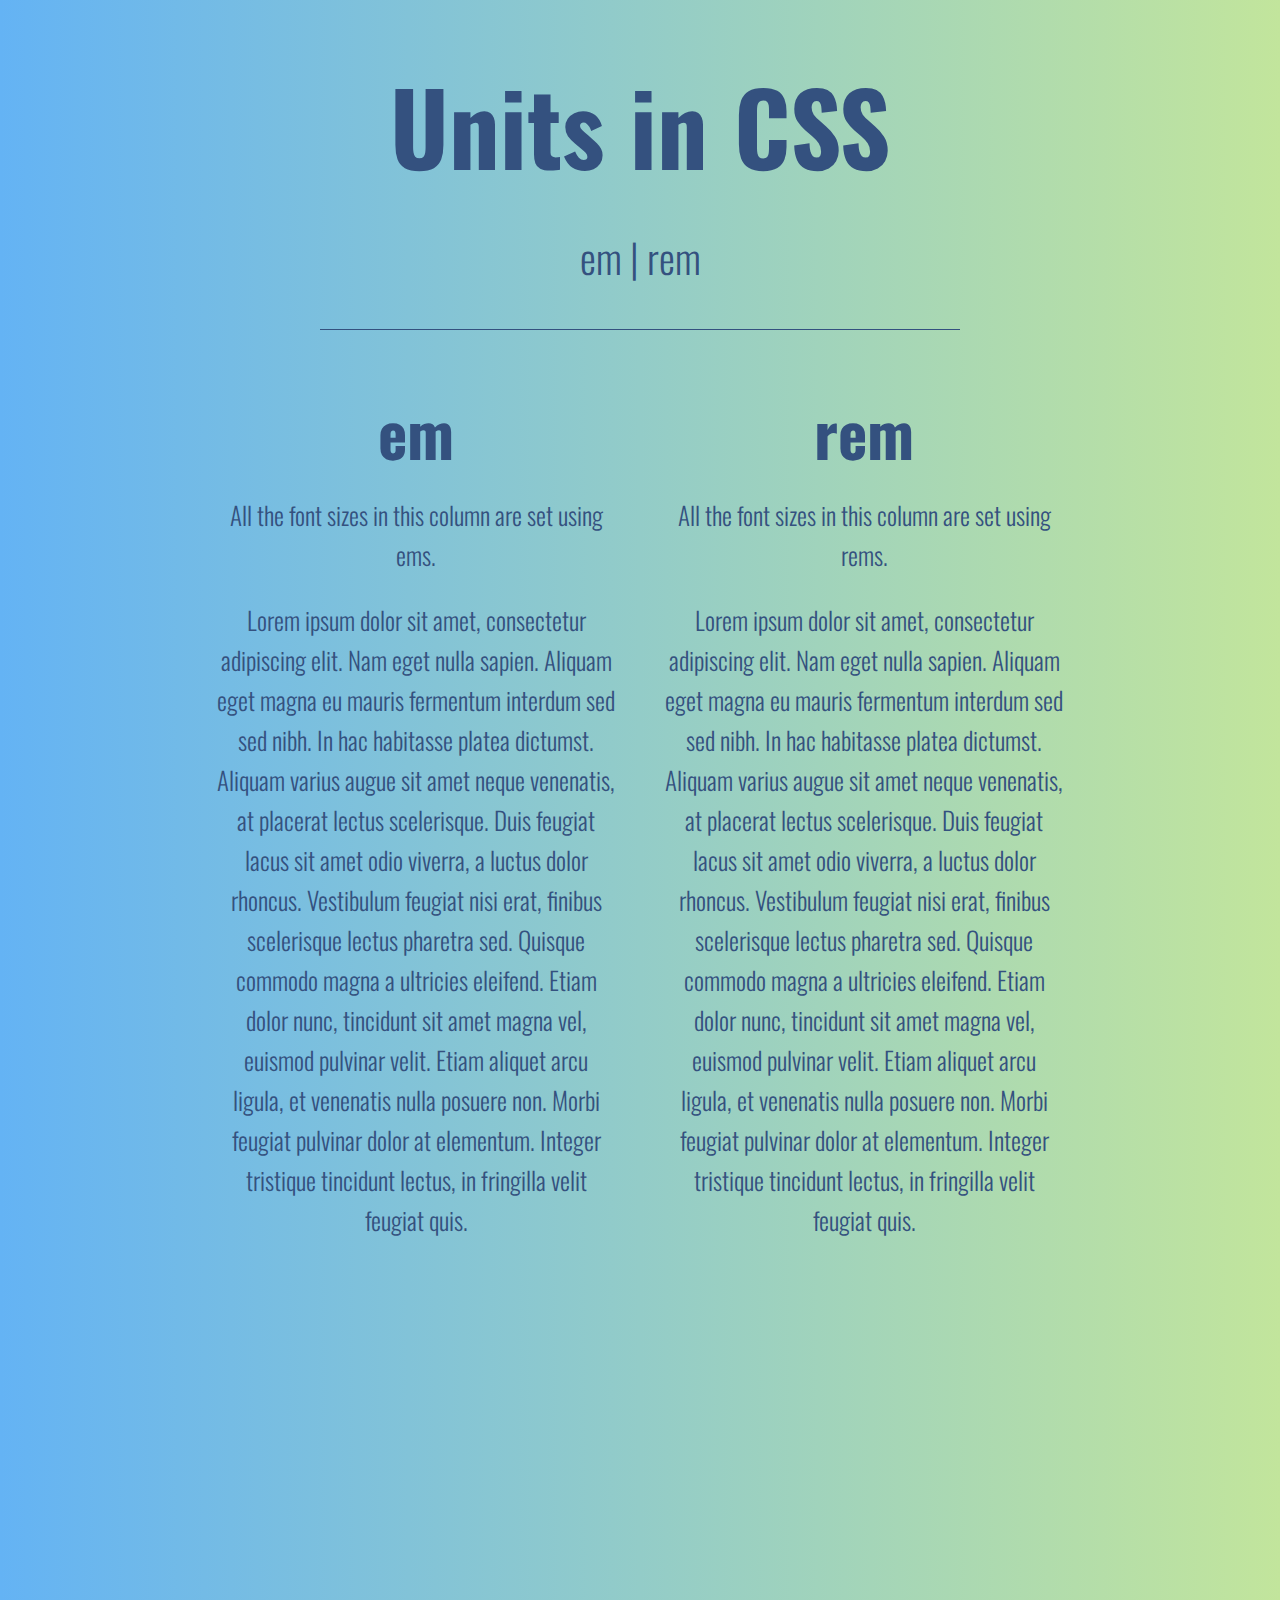
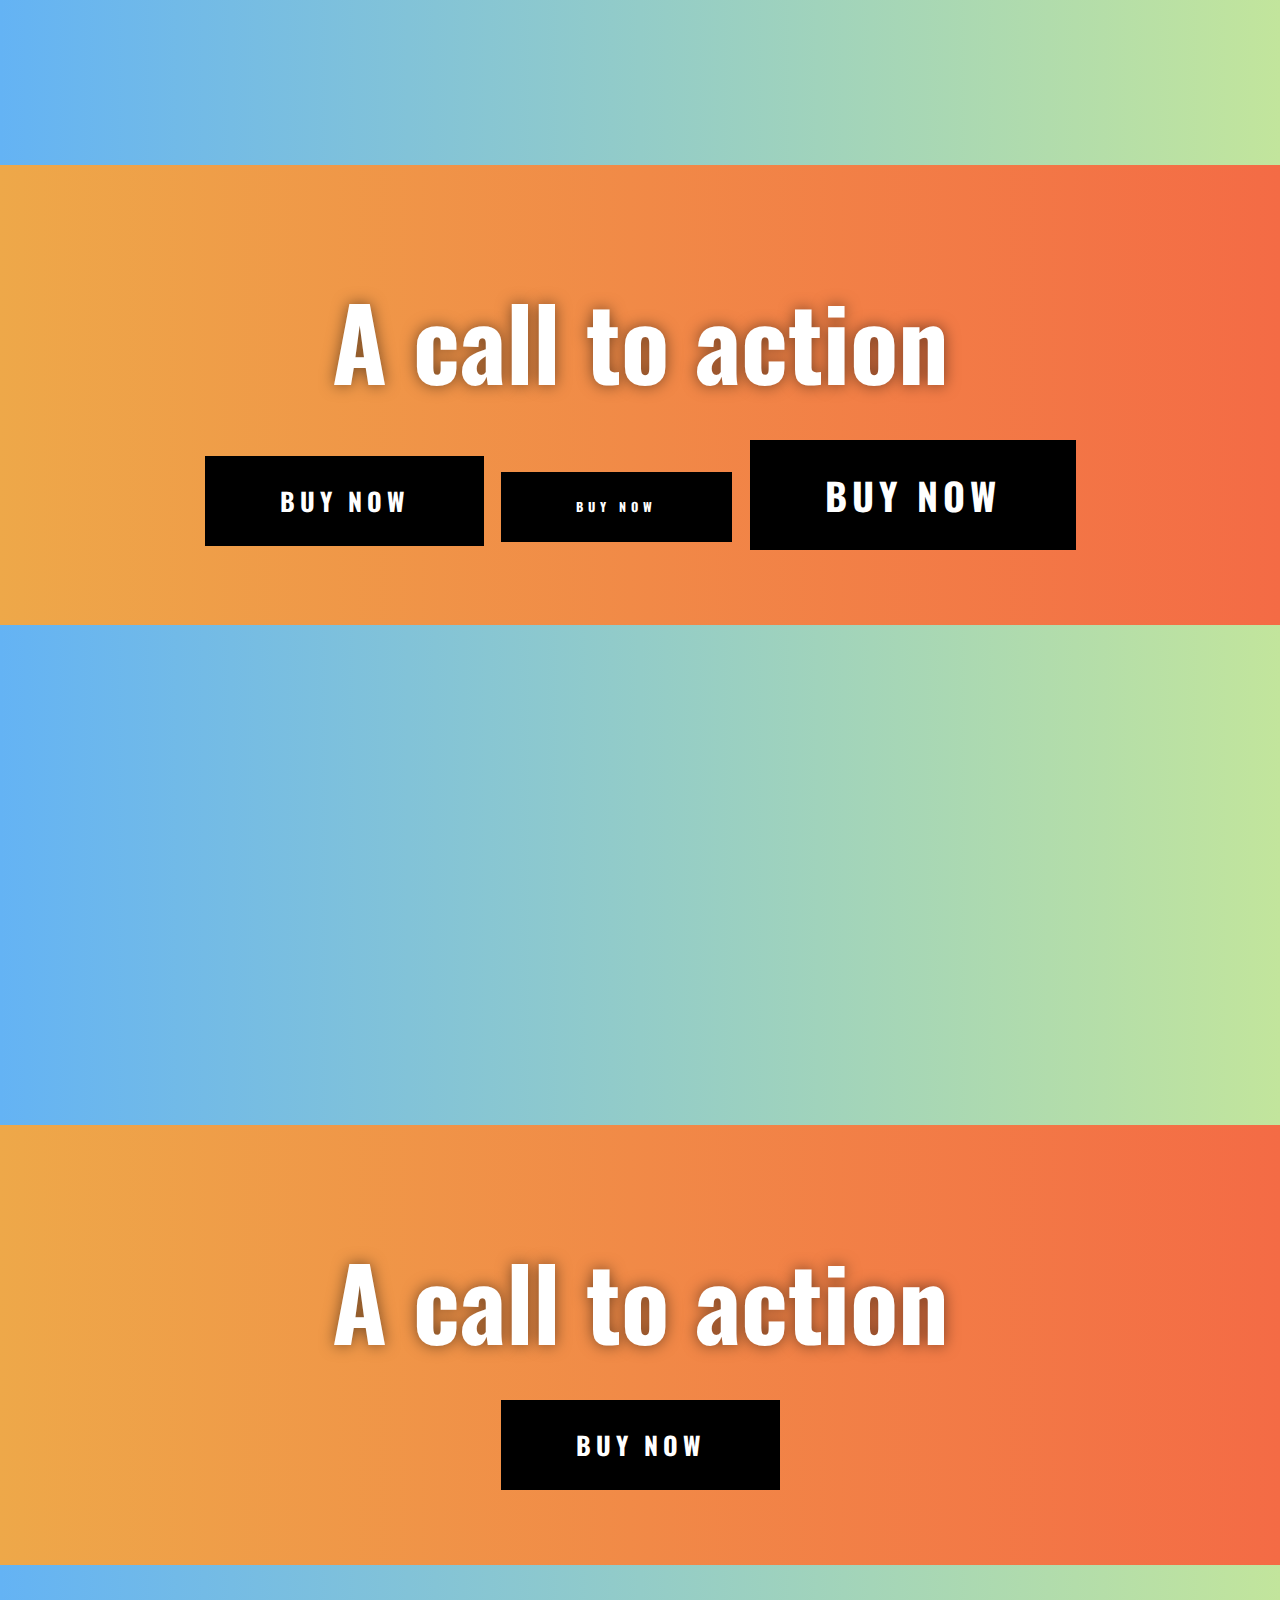
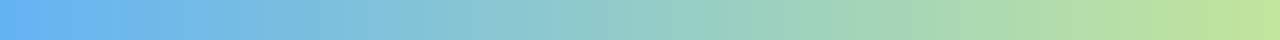
<file: conquering_responsive_layouts/day_2_relative_units/index.html>
<!DOCTYPE html>
<html lang="en">
<head>
    <meta charset="UTF-8">
    <meta name="viewport" content="width=device-width, initial-scale=1.0">
    <title>Document</title>
    <link rel="stylesheet" href="style.css">
</head>
<body>
    <h1>Units in CSS</h1>
    <p class="subhead">em | rem</p>

    <div class="grid">

        <div class="col col--em">
            <h1>em</h1>
            <p>All the font sizes in this column are set using ems.</p>
            <p>Lorem ipsum dolor sit amet, consectetur adipiscing elit. Nam eget nulla sapien. Aliquam eget magna eu mauris
                fermentum interdum sed sed nibh. In hac habitasse platea dictumst. Aliquam varius augue sit amet neque
                venenatis, at placerat lectus scelerisque. Duis feugiat lacus sit amet odio viverra, a luctus dolor rhoncus.
                Vestibulum feugiat nisi erat, finibus scelerisque lectus pharetra sed. Quisque commodo magna a ultricies
                eleifend. Etiam dolor nunc, tincidunt sit amet magna vel, euismod pulvinar velit. Etiam aliquet arcu ligula,
                et venenatis nulla posuere non. Morbi feugiat pulvinar dolor at elementum. Integer tristique tincidunt
                lectus, in fringilla velit feugiat quis.</p>
        </div>

        <div class="col col--rem">
            <h1>rem</h1>
            <p>All the font sizes in this column are set using rems.</p>
            <p>Lorem ipsum dolor sit amet, consectetur adipiscing elit. Nam eget nulla sapien. Aliquam eget magna eu mauris
                fermentum interdum sed sed nibh. In hac habitasse platea dictumst. Aliquam varius augue sit amet neque
                venenatis, at placerat lectus scelerisque. Duis feugiat lacus sit amet odio viverra, a luctus dolor rhoncus.
                Vestibulum feugiat nisi erat, finibus scelerisque lectus pharetra sed. Quisque commodo magna a ultricies
                eleifend. Etiam dolor nunc, tincidunt sit amet magna vel, euismod pulvinar velit. Etiam aliquet arcu ligula,
                et venenatis nulla posuere non. Morbi feugiat pulvinar dolor at elementum. Integer tristique tincidunt
                lectus, in fringilla velit feugiat quis.</p>
        </div>
    </div>

    <div class="call-to-action">
        <h1>A call to action</h1>
        <a href="" class="btn">Buy now</a>
        <a href="" class="btn btn--small">Buy now</a>
        <a href="" class="btn btn--lrg">Buy now</a>
    </div>

    <div class="call-to-action call-to-action--small">
        <h1>A call to action</h1>
        <a href="" class="btn">Buy now</a>
    </div>
</body>
</html>
</file>
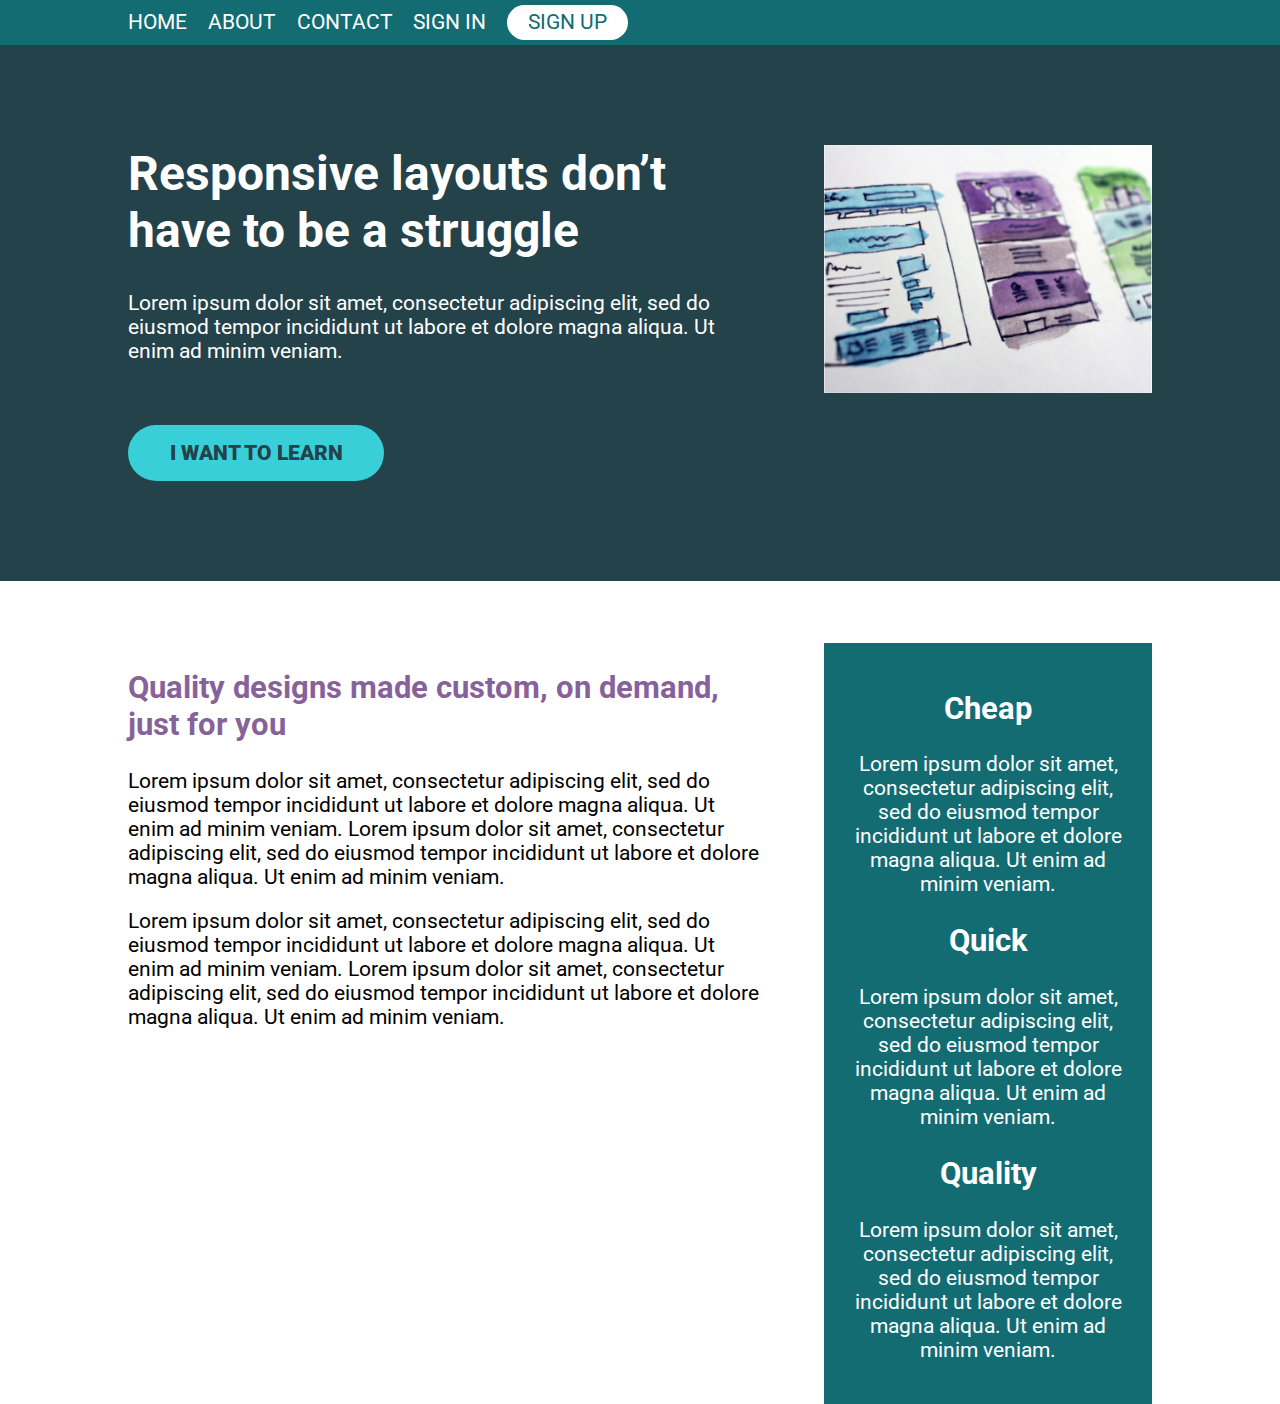
<file: conquering_responsive_layouts/day_11_using_flexbox_for_a_navigation/challenge/index.html>
<!DOCTYPE html>
<html lang="en">
<head>
    <meta charset="UTF-8">
    <meta name="viewport" content="width=device-width, initial-scale=1.0">
    <title>Conquering Responsive Layouts</title>
    <link href="https://fonts.googleapis.com/css2?family=Roboto:wght@400;900&display=swap" rel="stylesheet"> 
    <link rel="stylesheet" href="style.css">
</head>
<body>
    <header>
        <nav class="nav container">
            <ul class="nav__list">
                <li class="nav__item"><a href="#" class="nav__link">Home</a></li>
                <li class="nav__item"><a href="#" class="nav__link">About</a></li>
                <li class="nav__item"><a href="#" class="nav__link">Contact</a></li>
                <li class="nav__item"><a href="#" class="nav__link">Sign In</a></li>
                <li class="nav__item"><a href="#" class="nav__link nav__link--button">Sign up</a></li>
            </ul>
        </nav>
    </header>

    <section class="hero">
        <div class="container row">
            <div class="hero__text">
                <h1>Responsive layouts don’t have to be a struggle</h1>
                <p>Lorem ipsum dolor sit amet, consectetur adipiscing elit, sed do eiusmod tempor incididunt ut labore et dolore magna aliqua. Ut enim ad minim veniam.</p>
                <a href="#" class="btn">I want to learn</a>
            </div>
            <img src="img/hero-img.jpg" alt="UX design sketches" class="hero__img">
        </div>
    </section> 

    <main class="main container row">
            <section class="primary-content">
                <h2 class="section-title">Quality designs made custom, on demand, just for you</h2>
                <p>Lorem ipsum dolor sit amet, consectetur adipiscing elit, sed do eiusmod tempor incididunt ut labore et dolore magna aliqua. Ut enim ad minim veniam. Lorem ipsum dolor sit amet, consectetur adipiscing elit, sed do eiusmod tempor incididunt ut labore et dolore magna aliqua. Ut enim ad minim veniam.</p>
                <p>Lorem ipsum dolor sit amet, consectetur adipiscing elit, sed do eiusmod tempor incididunt ut labore et dolore magna aliqua. Ut enim ad minim veniam. Lorem ipsum dolor sit amet, consectetur adipiscing elit, sed do eiusmod tempor incididunt ut labore et dolore magna aliqua. Ut enim ad minim veniam.</p>
            </section>
            <aside class="sidebar">
                <h2 class="sidebar-title">Cheap</h2>
                <p>Lorem ipsum dolor sit amet, consectetur adipiscing elit, sed do eiusmod tempor incididunt ut labore et dolore magna aliqua. Ut enim ad minim veniam.</p>

                <h2 class="sidebar-title">Quick</h2>
                <p>Lorem ipsum dolor sit amet, consectetur adipiscing elit, sed do eiusmod tempor incididunt ut labore et dolore magna aliqua. Ut enim ad minim veniam.</p>

                <h2 class="sidebar-title">Quality</h2>
                <p>Lorem ipsum dolor sit amet, consectetur adipiscing elit, sed do eiusmod tempor incididunt ut labore et dolore magna aliqua. Ut enim ad minim veniam.</p>
            </aside>
    </main>

    

</body>
</html>
</file>
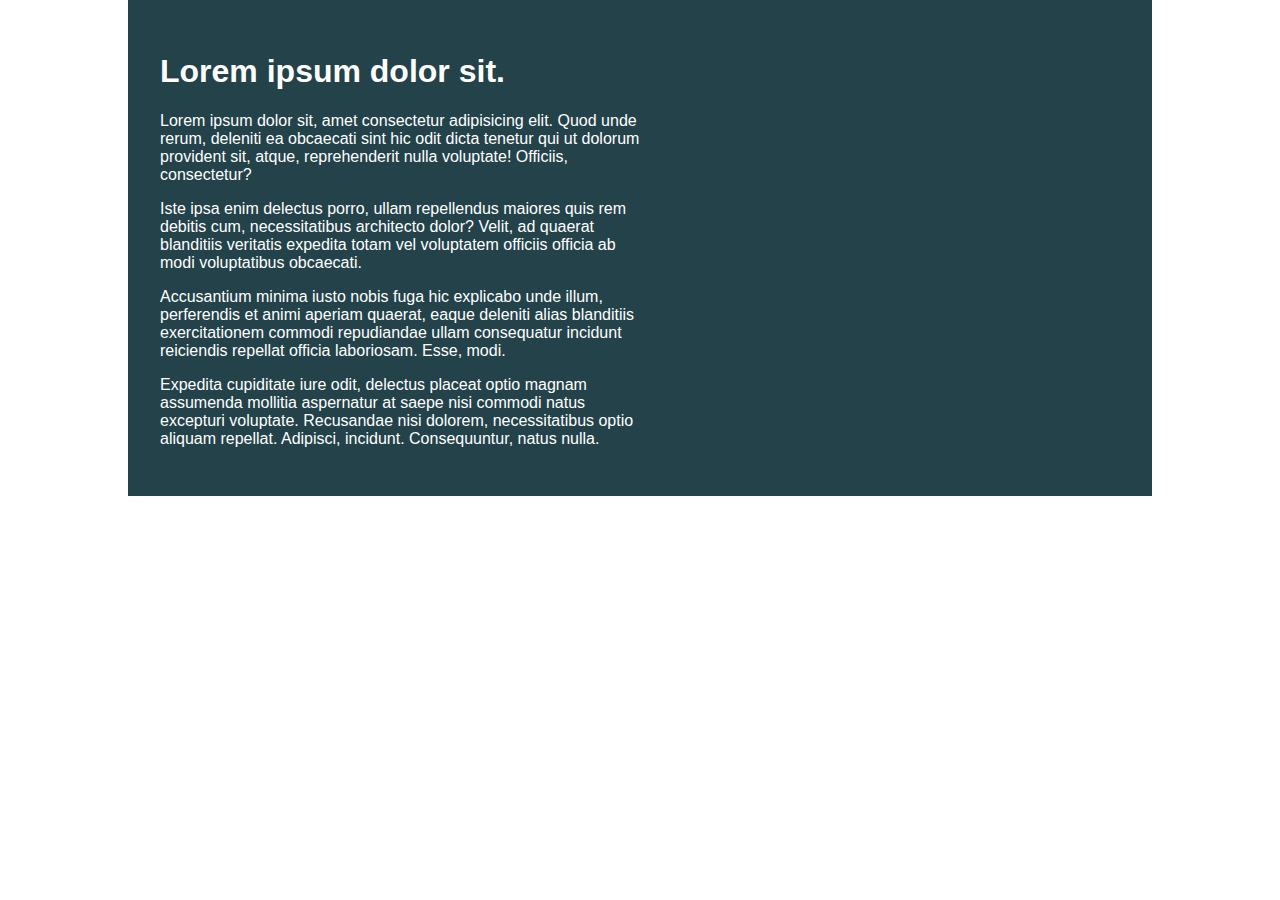
<file: conquering_responsive_layouts/day_1_percentages_avoiding_heights/challenge/index.html>
<!DOCTYPE html>
<html lang="en">

<head>
    <meta charset="UTF-8">
    <meta name="viewport" content="width=device-width, initial-scale=1.0">
    <title>Day 01</title>

    <link rel="stylesheet" href="style.css">
</head>

<body>
    <div class="container">
        <div class="intro-content">
            <h1>Lorem ipsum dolor sit.</h1>
            <p>Lorem ipsum dolor sit, amet consectetur adipisicing elit. Quod unde rerum, deleniti ea obcaecati sint hic
                odit dicta tenetur qui ut dolorum provident sit, atque, reprehenderit nulla voluptate! Officiis,
                consectetur?</p>
            <p>Iste ipsa enim delectus porro, ullam repellendus maiores quis rem debitis cum, necessitatibus architecto
                dolor? Velit, ad quaerat blanditiis veritatis expedita totam vel voluptatem officiis officia ab modi
                voluptatibus obcaecati.</p>
            <p>Accusantium minima iusto nobis fuga hic explicabo unde illum, perferendis et animi aperiam quaerat, eaque
                deleniti alias blanditiis exercitationem commodi repudiandae ullam consequatur incidunt reiciendis
                repellat officia laboriosam. Esse, modi.</p>
            <p>Expedita cupiditate iure odit, delectus placeat optio magnam assumenda mollitia aspernatur at saepe nisi
                commodi natus excepturi voluptate. Recusandae nisi dolorem, necessitatibus optio aliquam repellat.
                Adipisci, incidunt. Consequuntur, natus nulla.</p>
        </div>
    </div>
</body>

</html>
</file>
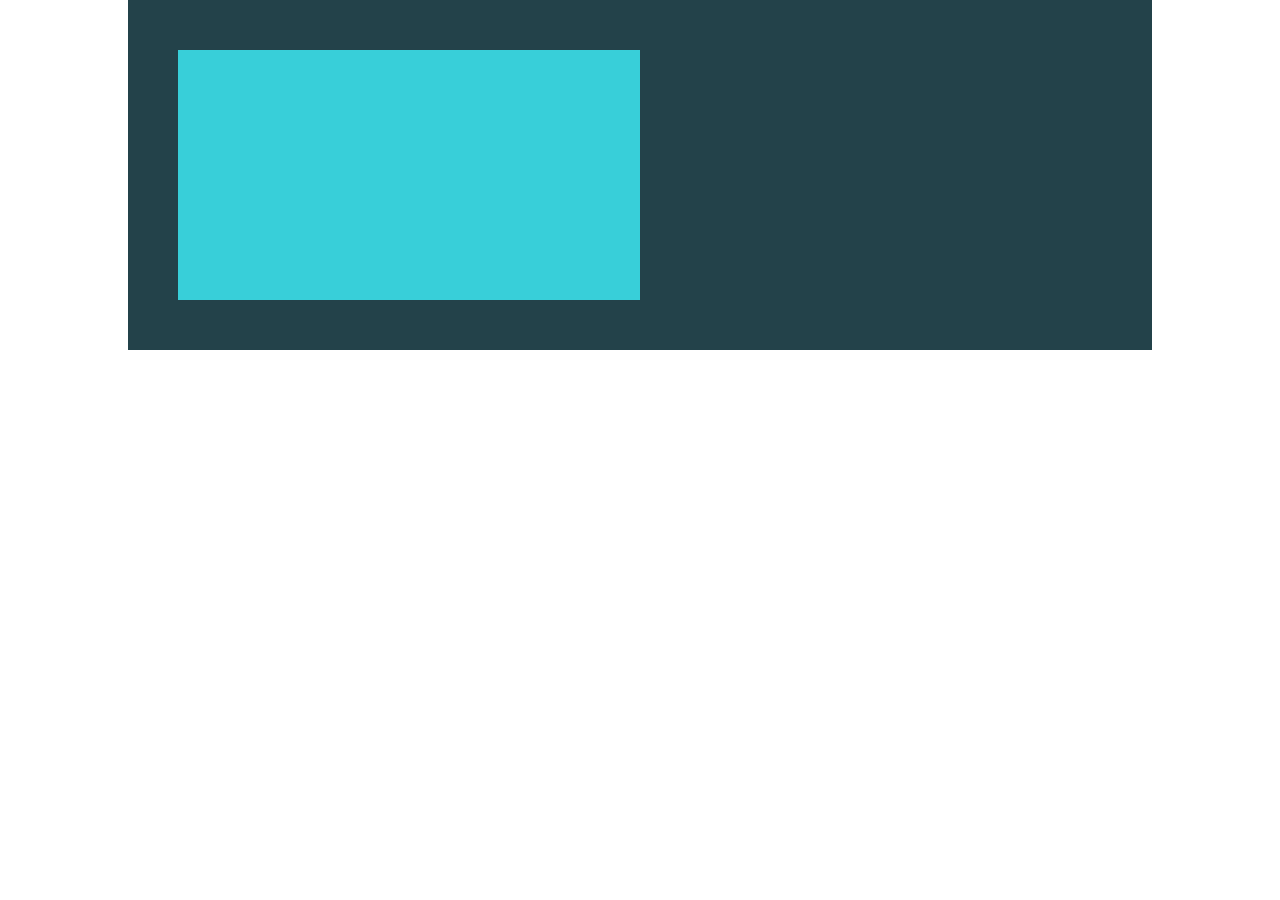
<file: conquering_responsive_layouts/day_1_percentages_avoiding_heights/practice/index.html>
<!DOCTYPE html>
<html lang="en">
<head>
  <meta charset="UTF-8">
  <meta name="viewport" content="width=device-width, initial-scale=1.0">
  <title>Day 01</title>
  <link rel="stylesheet" href="style.css">
</head>
<body>
  <div class="parent">
    <div class="child"></div>
  </div>
</body>
</html>
</file>
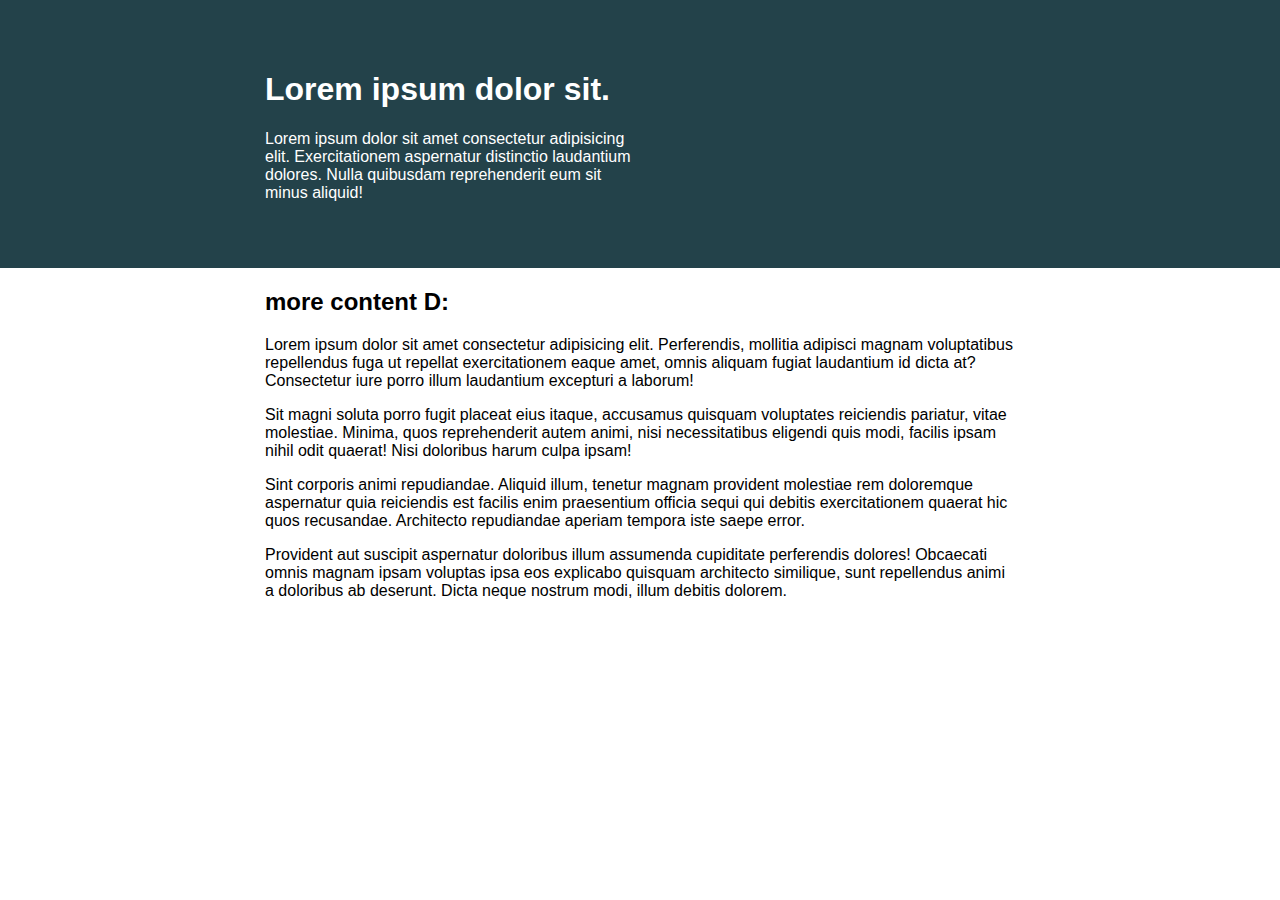
<file: conquering_responsive_layouts/day_3_max_width/challenge/index.html>
<!DOCTYPE html>
<html lang="en">
<head> 
    <meta charset="UTF-8">
    <meta name="viewport" content="width=device-width, initial-scale=1.0">
    <title>Day 01</title>
 
    <link rel="stylesheet" href="style.css">
</head>
<body>

    <div class="intro">
        <div class="container">
            <div class="intro-content">
                <h1>Lorem ipsum dolor sit.</h1>
                <p>Lorem ipsum dolor sit amet consectetur adipisicing elit. Exercitationem aspernatur distinctio laudantium dolores. Nulla quibusdam reprehenderit eum sit minus aliquid!</p>
            </div>
        </div>
    </div>

    <div class="container">
        <h2>more content D:</h2>
        <p>Lorem ipsum dolor sit amet consectetur adipisicing elit. Perferendis, mollitia adipisci magnam voluptatibus repellendus fuga ut repellat exercitationem eaque amet, omnis aliquam fugiat laudantium id dicta at? Consectetur iure porro illum laudantium excepturi a laborum!</p>
        <p>Sit magni soluta porro fugit placeat eius itaque, accusamus quisquam voluptates reiciendis pariatur, vitae molestiae. Minima, quos reprehenderit autem animi, nisi necessitatibus eligendi quis modi, facilis ipsam nihil odit quaerat! Nisi doloribus harum culpa ipsam!</p>
        <p>Sint corporis animi repudiandae. Aliquid illum, tenetur magnam provident molestiae rem doloremque aspernatur quia reiciendis est facilis enim praesentium officia sequi qui debitis exercitationem quaerat hic quos recusandae. Architecto repudiandae aperiam tempora iste saepe error.</p>
        <p>Provident aut suscipit aspernatur doloribus illum assumenda cupiditate perferendis dolores! Obcaecati omnis magnam ipsam voluptas ipsa eos explicabo quisquam architecto similique, sunt repellendus animi a doloribus ab deserunt. Dicta neque nostrum modi, illum debitis dolorem.</p>
    </div>


</body>
</html>
</file>
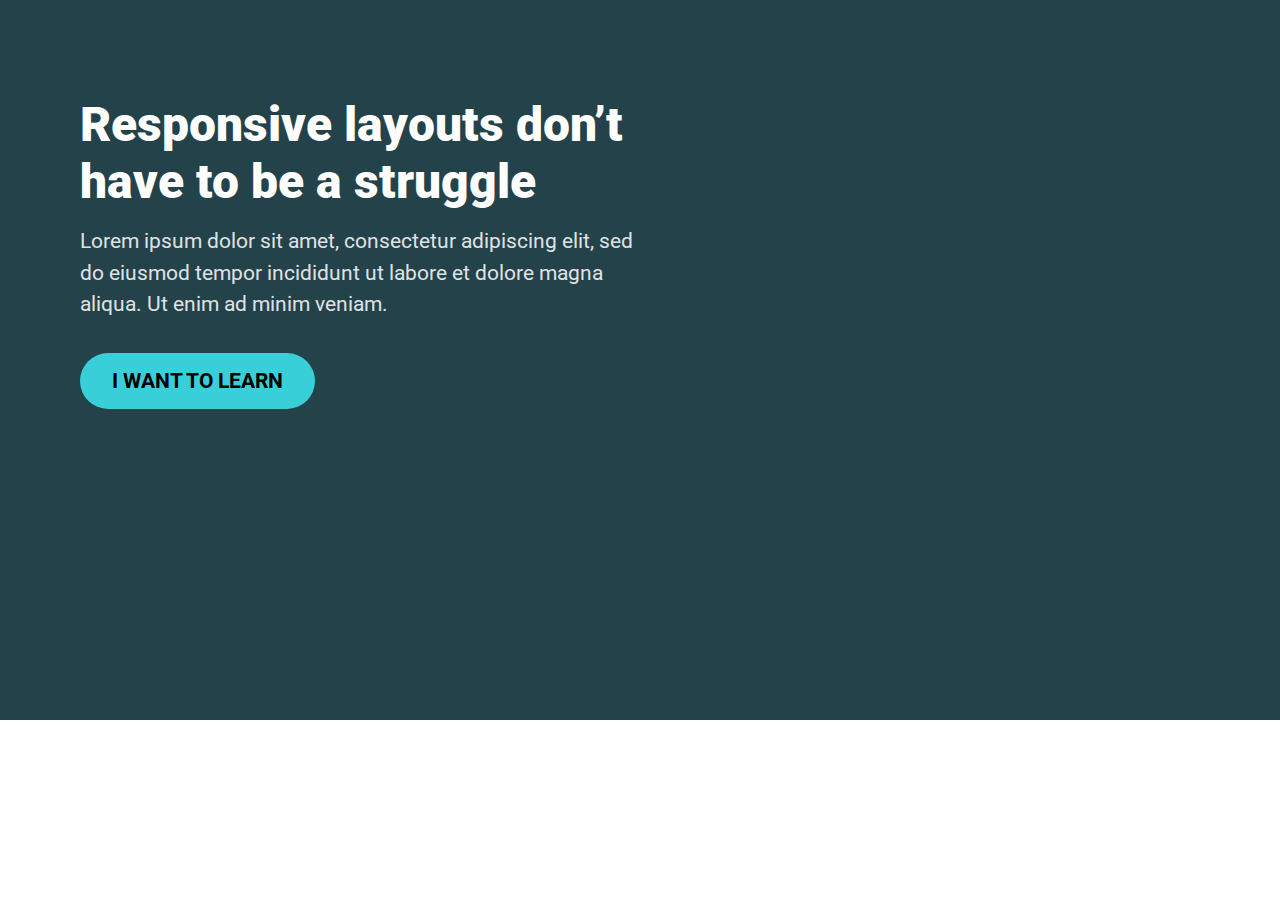
<file: conquering_responsive_layouts/day_5_practice_time/challenge_3/index.html>
<!DOCTYPE html>
<html lang="en">
<head>
    <meta charset="UTF-8">
    <meta name="viewport" content="width=device-width, initial-scale=1.0">
    <title>Challenge 3</title>
    <link rel="stylesheet" href="style.css">
    <link rel="preconnect" href="https://fonts.googleapis.com">
    <link rel="preconnect" href="https://fonts.gstatic.com" crossorigin>
    <link
        href="https://fonts.googleapis.com/css2?family=Roboto:ital,wght@0,100;0,300;0,400;0,500;0,700;0,900;1,100;1,300;1,400;1,500;1,700;1,900&display=swap"
        rel="stylesheet">
</head>
<body>
    <div class="parent">
        <div class="child">
            <h1>Responsive layouts don’t have to be a struggle</h1>
            <p>Lorem ipsum dolor sit amet, consectetur adipiscing elit, sed do eiusmod tempor incididunt ut labore et dolore magna
            aliqua. Ut enim ad minim veniam.</p>
            <button>I Want to learn</button>
        </div>
    </div>
</body>
</html>
</file>
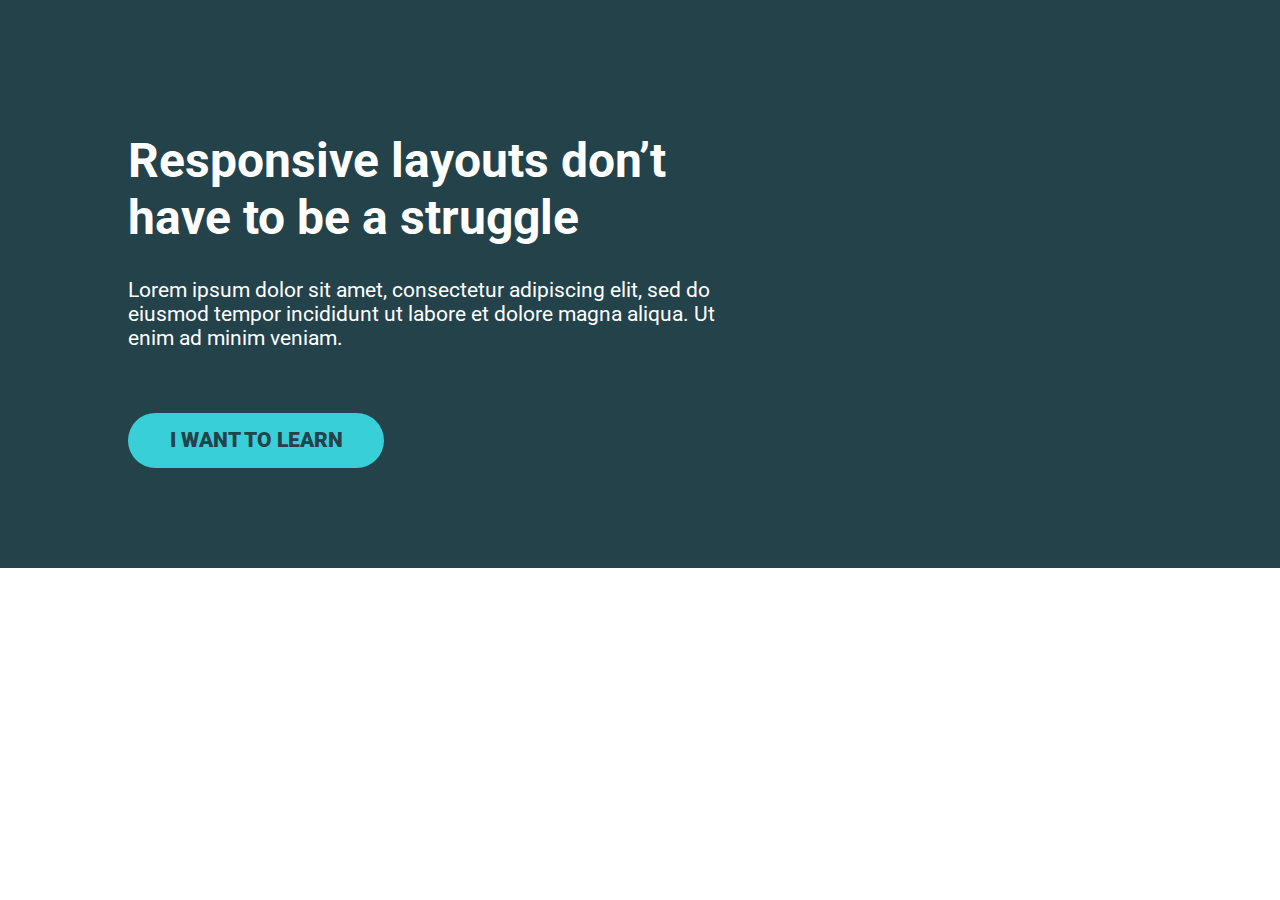
<file: conquering_responsive_layouts/day_5_practice_time/solution/index.html>
<!DOCTYPE html>
<html lang="en">
<head>
    <meta charset="UTF-8">
    <meta name="viewport" content="width=device-width, initial-scale=1.0">
    <title>Document</title>
    <link href="https://fonts.googleapis.com/css2?family=Roboto:wght@400;900&display=swap" rel="stylesheet"> 
    <link rel="stylesheet" href="style.css">
</head>
<body>
    <div class="hero">
        <div class="container">
            <div class="hero__text">
                <h1>Responsive layouts don’t have to be a struggle</h1>
                <p>Lorem ipsum dolor sit amet, consectetur adipiscing elit, sed do eiusmod tempor incididunt ut labore et dolore magna aliqua. Ut enim ad minim veniam.</p>
                <a href="#" class="btn">I want to learn</a>
            </div>
        </div>
    </div>
</body>
</html>
</file>
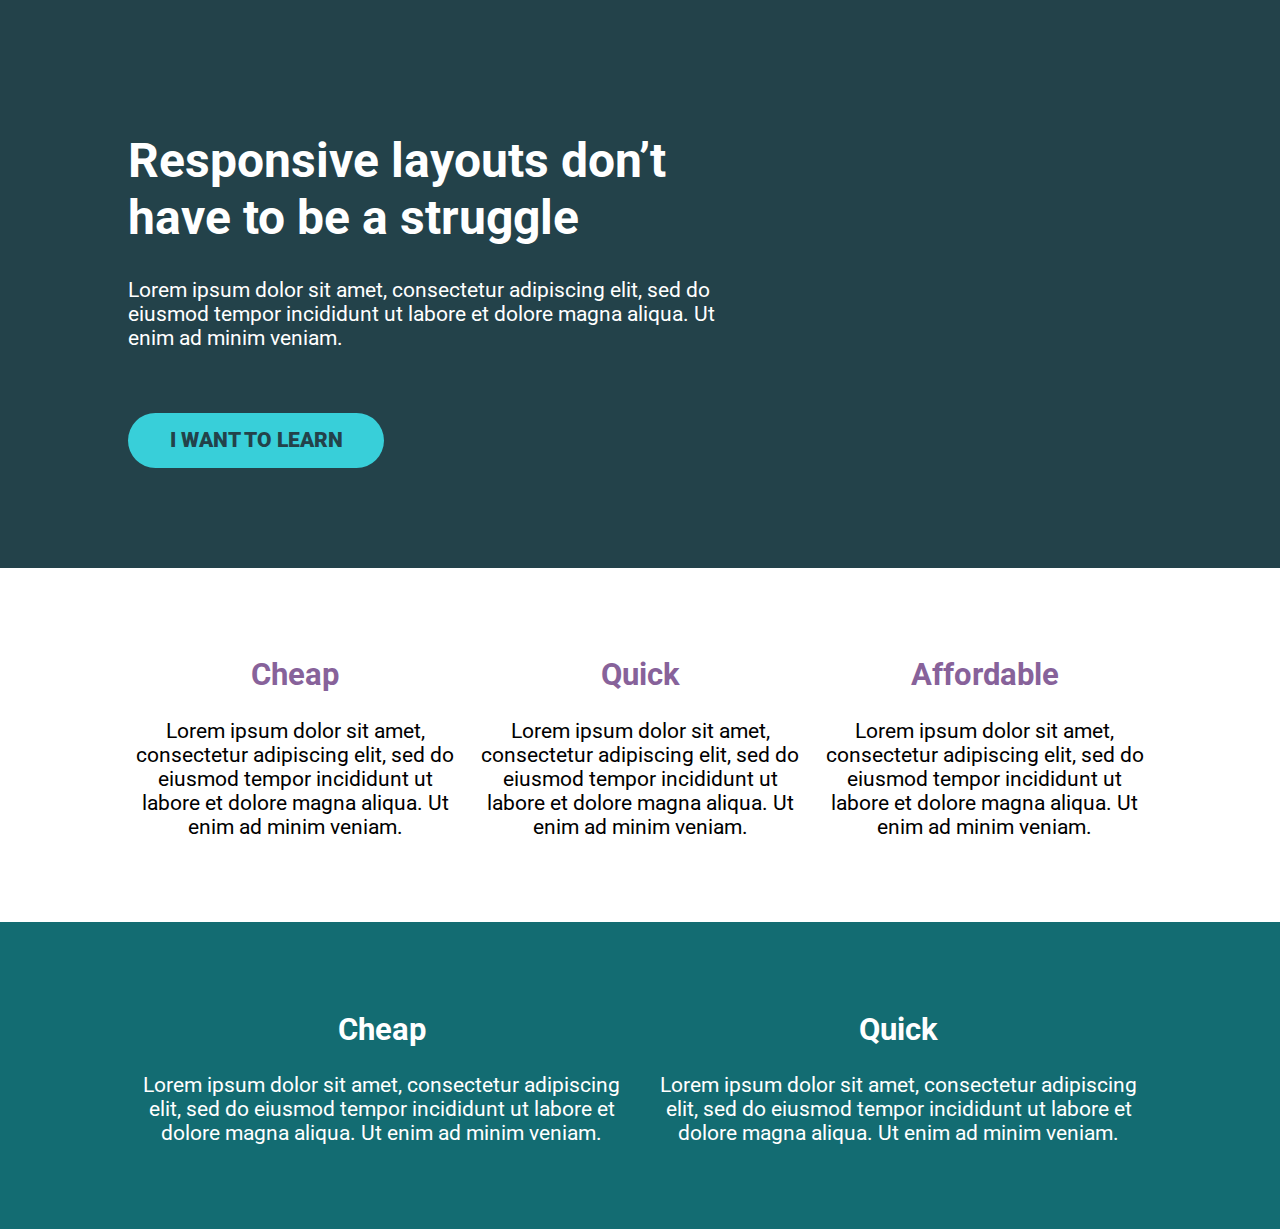
<file: conquering_responsive_layouts/day_8_flexbox_basics/challenge_1/index.html>
<!DOCTYPE html>
<html lang="en">
<head>
    <meta charset="UTF-8">
    <meta name="viewport" content="width=device-width, initial-scale=1.0">
    <title>Challenge time!</title>
    <link href="https://fonts.googleapis.com/css2?family=Roboto:wght@400;900&display=swap" rel="stylesheet"> 
    <link rel="stylesheet" href="style.css">
</head>
<body>
    <div class="hero">
        <div class="container">
            <div class="hero__text">
                <h1>Responsive layouts don’t have to be a struggle</h1>
                <p>Lorem ipsum dolor sit amet, consectetur adipiscing elit, sed do eiusmod tempor incididunt ut labore et dolore magna aliqua. Ut enim ad minim veniam.</p>
                <a href="#" class="btn">I want to learn</a>
            </div>
        </div>
    </div>

    <section class="three-col">
        <div class="container">
            <div class="row">
                <div class="col">
                    <h2 class="accent-text">Cheap</h2>
                    <p>Lorem ipsum dolor sit amet, consectetur adipiscing elit, sed do eiusmod tempor incididunt ut labore et dolore magna aliqua. Ut enim ad minim veniam.</p>
                </div>
                <div class="col">
                    <h2 class="accent-text">Quick</h2>
                    <p>Lorem ipsum dolor sit amet, consectetur adipiscing elit, sed do eiusmod tempor incididunt ut labore et dolore magna aliqua. Ut enim ad minim veniam.</p>
                </div>
                <div class="col">
                    <h2 class="accent-text">Affordable</h2>
                    <p>Lorem ipsum dolor sit amet, consectetur adipiscing elit, sed do eiusmod tempor incididunt ut labore et dolore magna aliqua. Ut enim ad minim veniam.</p>
                </div>
            </div>
        </div>
    </section>


    <section class="two-col">
        <div class="container">
            <div class="row">
                <div class="col">
                    <h2>Cheap</h2>
                    <p>Lorem ipsum dolor sit amet, consectetur adipiscing elit, sed do eiusmod tempor incididunt ut labore et dolore magna aliqua. Ut enim ad minim veniam.</p>
                </div>
                <div class="col">
                    <h2>Quick</h2>
                    <p>Lorem ipsum dolor sit amet, consectetur adipiscing elit, sed do eiusmod tempor incididunt ut labore et dolore magna aliqua. Ut enim ad minim veniam.</p>
                </div>
            </div>
        </div>
    </section>


</body>
</html>
</file>
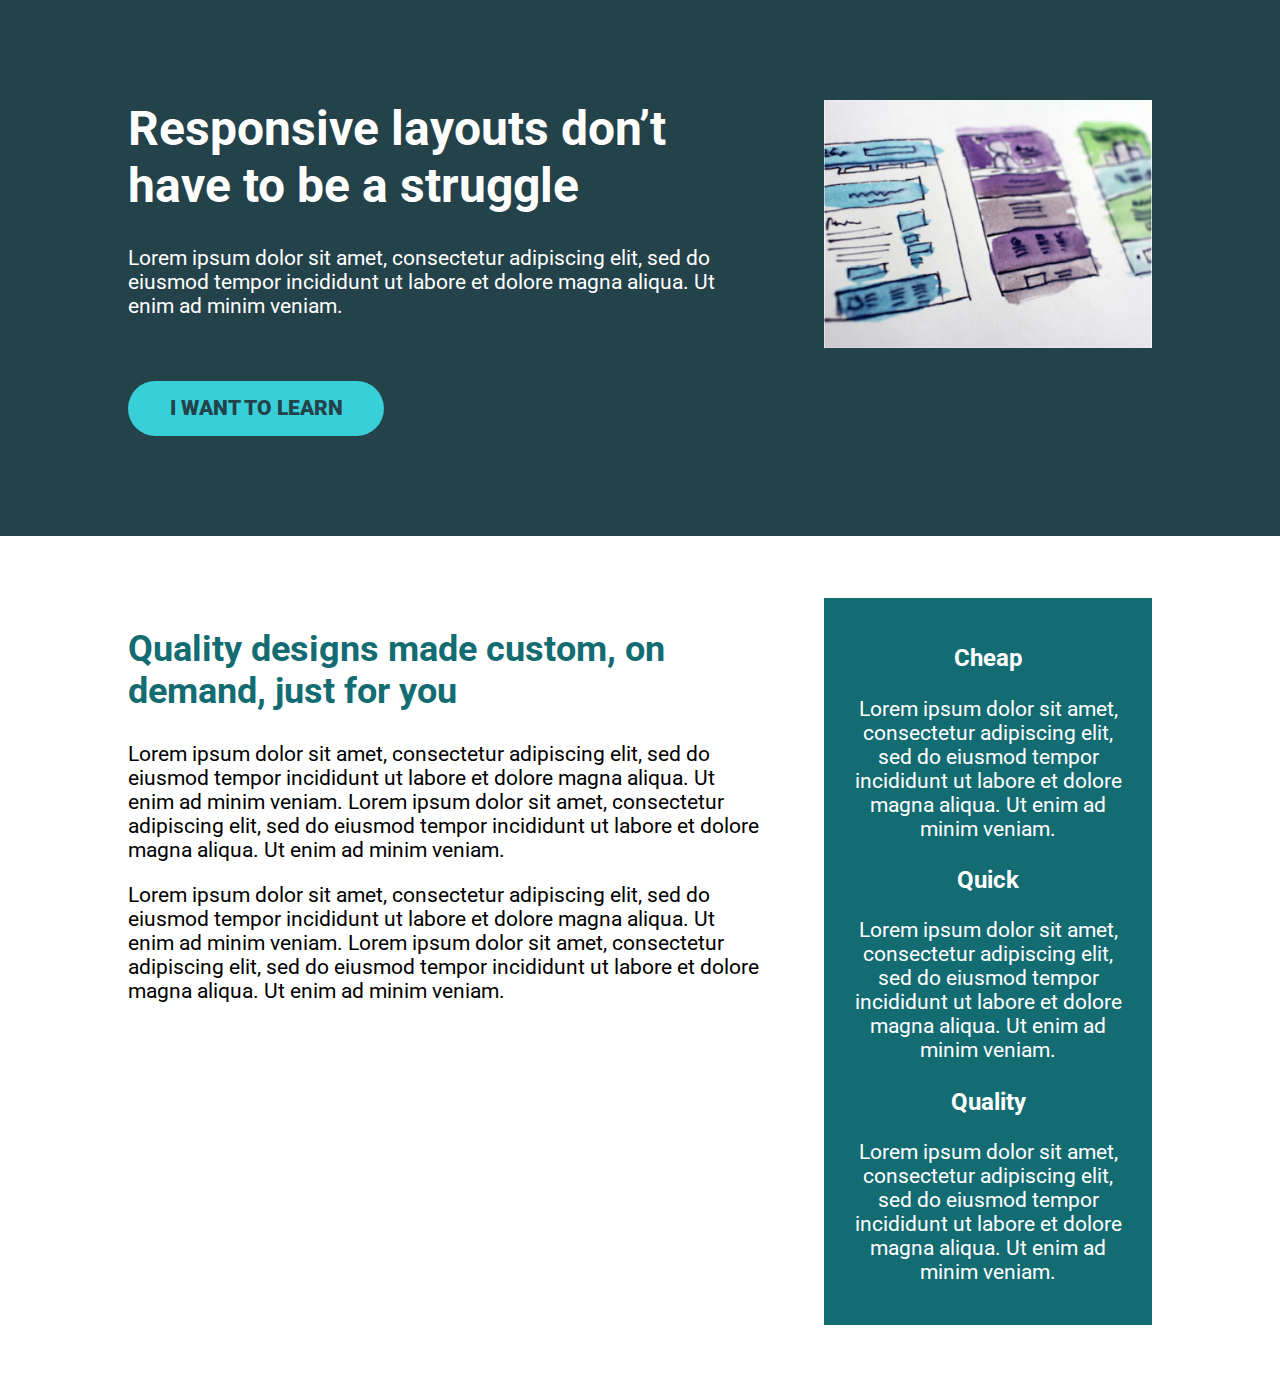
<file: conquering_responsive_layouts/day_9_deeper_dive_into_flexbox/challenge/index.html>
<!DOCTYPE html>
<html lang="en">
<head>
    <meta charset="UTF-8">
    <meta name="viewport" content="width=device-width, initial-scale=1.0">
    <title>Conquering Rsponsive Layouts</title>
    <link href="https://fonts.googleapis.com/css2?family=Roboto:wght@400;900&display=swap" rel="stylesheet"> 
    <link rel="stylesheet" href="style.css">
</head>
<body>
    <div class="hero">
        <div class="container row">
            <div class="hero__text">
                <h1>Responsive layouts don’t have to be a struggle</h1>
                <p>Lorem ipsum dolor sit amet, consectetur adipiscing elit, sed do eiusmod tempor incididunt ut labore et dolore magna aliqua. Ut enim ad minim veniam.</p>
                <a href="#" class="btn">I want to learn</a>
            </div>
            <div class="hero__img">
                <img src="./img/hero-img.jpg" alt="sketch image">
            </div>
        </div>
    </div> 

    <main class="main container row">
        <section class="primary-content">
            <h2 class="section-title">Quality designs made custom, on demand, just for you</h2>
            <p>Lorem ipsum dolor sit amet, consectetur adipiscing elit, sed do eiusmod tempor incididunt ut labore et dolore magna
            aliqua. Ut enim ad minim veniam. Lorem ipsum dolor sit amet, consectetur adipiscing elit, sed do eiusmod tempor
            incididunt ut labore et dolore magna aliqua. Ut enim ad minim veniam.</p>
            <p>Lorem ipsum dolor sit amet, consectetur adipiscing elit, sed do eiusmod tempor incididunt ut labore et dolore magna
            aliqua. Ut enim ad minim veniam. Lorem ipsum dolor sit amet, consectetur adipiscing elit, sed do eiusmod tempor
            incididunt ut labore et dolore magna aliqua. Ut enim ad minim veniam.</p>
        </section>
        <aside class="sidebar">
            <h3 class="sidebar-title">Cheap</h3>
            <p>Lorem ipsum dolor sit amet, consectetur adipiscing elit, sed do eiusmod tempor incididunt ut labore et dolore magna
            aliqua. Ut enim ad minim veniam.</p>
            <h3 class="sidebar-title">Quick</h3>
            <p>Lorem ipsum dolor sit amet, consectetur adipiscing elit, sed do eiusmod tempor incididunt ut labore et dolore magna
            aliqua. Ut enim ad minim veniam.</p>
            <h3 class="sidebar-title">Quality</h3>
            <p>Lorem ipsum dolor sit amet, consectetur adipiscing elit, sed do eiusmod tempor incididunt ut labore et dolore magna
            aliqua. Ut enim ad minim veniam.</p>
        </aside>
    </main>

    

</body>
</html>
</file>
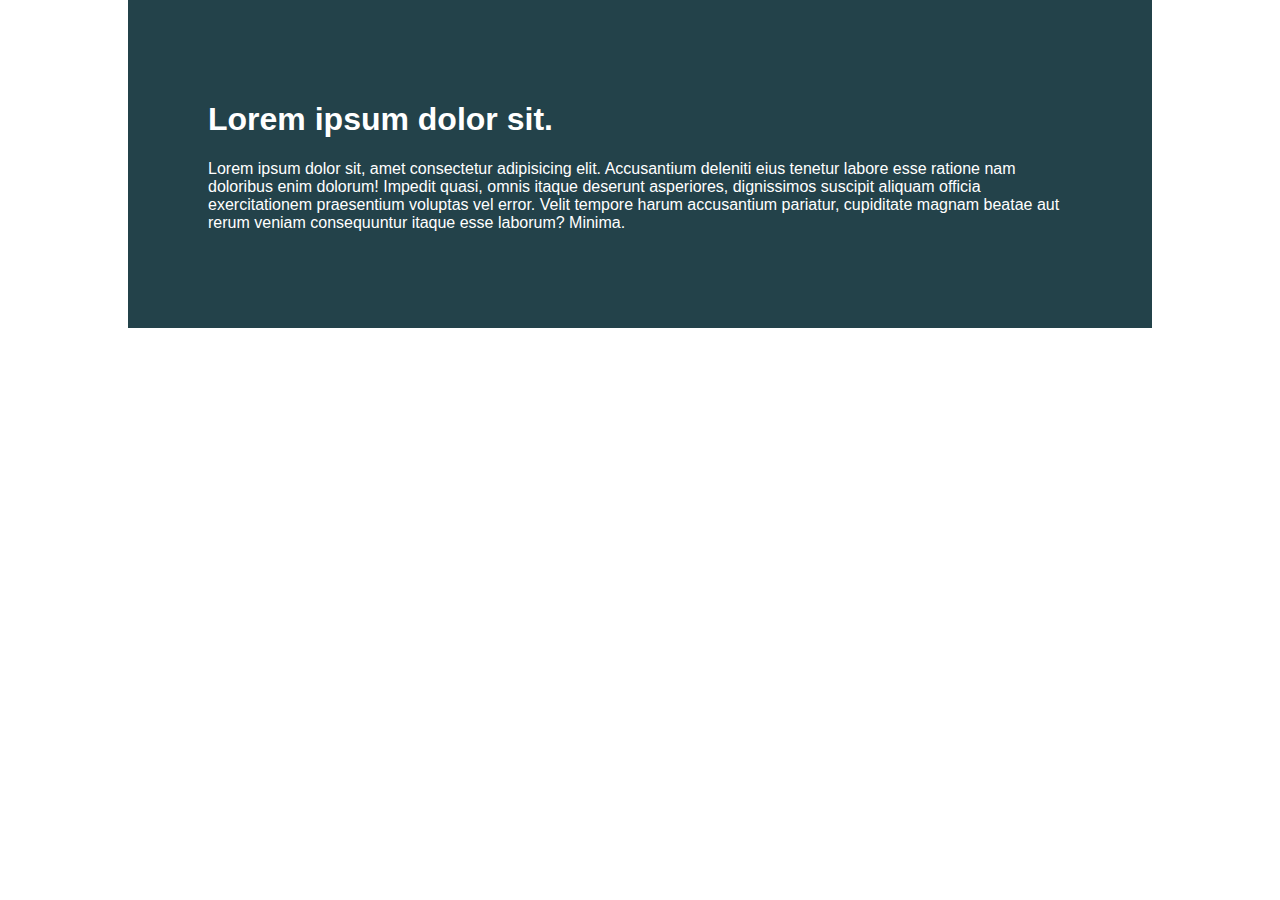
<file: conquering_responsive_layouts/day_1_percentages_avoiding_heights/practice/index.1.html>
<!DOCTYPE html>
<html lang="en">
<head>
    <meta charset="UTF-8">
    <meta name="viewport" content="width=device-width, initial-scale=1.0">
    <title>Day 1</title>
    <link rel="stylesheet" href="style1.css">
</head>
<body>
    <div class="container">
        <h1>Lorem ipsum dolor sit.</h1>
        <p>Lorem ipsum dolor sit, amet consectetur adipisicing elit. Accusantium deleniti eius tenetur labore esse ratione nam doloribus enim dolorum! Impedit quasi, omnis itaque deserunt asperiores, dignissimos suscipit aliquam officia exercitationem praesentium voluptas vel error. Velit tempore harum accusantium pariatur, cupiditate magnam beatae aut rerum veniam consequuntur itaque esse laborum? Minima.</p>
    </div>
</body>
</html>
</file>
<file: conquering_responsive_layouts/day_2_relative_units/style.css>
@import url('https://fonts.googleapis.com/css?family=Oswald:300,700');

html {
    font-size: 16px;
}

@media (min-width: 700px) {
    html {
        font-size: 25px;
    }
}

body {
    color: #34517f;
    margin: 3em auto;
    text-align: center;
    background: linear-gradient(to left, #c2e59c, #64b3f4);
    font-family: 'Oswald', sans-serif;
    font-weight: 300;
    font-size: 1em;
    line-height: 1.6;
}

.subhead {
    font-size: 1.6rem;
    margin: .5em 0;
}

.subhead::after {
    content: '';
    display: block;
    height: 1px;
    background: #34517f;
    margin: 1em auto;
    width: 50%;
}

.grid {
    display: flex;
    width: 70%;
    margin: 0 auto;
}

.col {
    flex: 1;
    margin: 0 0.5em;
    padding: 0 0.5em;
}



/* ============
   === EMS  === 
   ============ */

.grid {

}

.col--em {

}

.col--em h1 {
    font-size: 2.5em;
}

.col--em p {
    font-size: 1em;
}



/* ============
   === REMS === 
   ============ */



.col--rem {}

.col--rem h1 {
    font-size: 2.5rem;
}

.col--rem p {
    font-size: 1rem;
}




/* ============
   Call to action 
   ============ */

h1 {
    font-size: 4em;
    margin: .5em 0;
    line-height: 1;
}

.call-to-action {
    background: linear-gradient(to left, #f46b45, #eea849);
    padding: 3em 0;
    color: white;
    text-shadow: 0 0 15px rgba(0, 0, 0, .5);
    margin-top: 500px;
    font-size: 1em;

}

.call-to-action--small {
    font-size: 1em;
}

.btn {
    display: inline-block;
    background: black;
    font-weight: 700;
    letter-spacing: 5px;
    color: white;
    text-transform: uppercase;
    text-decoration: none;

    padding: 1rem 3rem; 
    /* if set to rem, the padding doesn't change even if the font size changes because it's dependent on the root. So the text will be bigger/smaller, but the padding will be the same.*/

    margin: 0 .25rem;
}

.btn--small {
    font-size: .5em;
}

.btn--lrg {
    font-size: 1.5em;
}
</file>
<file: conquering_responsive_layouts/day_11_using_flexbox_for_a_navigation/challenge/style.css>
/* 
////// For this challenge ///////

- All text is in the text.md file

// Requirements
   1. Get all the navigation items next to one another
   2. Add a space between all the items
*/

*, *::before, *::after {
    box-sizing: border-box;
}

body {
    margin: 0;
    font-family: 'Roboto', sans-serif;
    font-size: 1.3rem;
}

img {
    max-width: 100%;
}

h1 {
    font-size: 3rem;
    margin-top: 0;
}

.section-title {
    color: #87629A;
}

.btn {
    display: inline-block;
    text-decoration: none;
    text-transform: uppercase; 
    color: #23424A;
    font-weight: 900;
    background-color: #38CFD9;
    padding: .75em 2em;
    border-radius: 100px;
}

.btn:hover,
.btn:focus {
    opacity: .75; 
}

.container {
    width: 80%;
    max-width: 1100px;
    margin: 0 auto;
}

.row {
    display: flex;
    justify-content: space-between;
}

.col {
    /* these are now flex items */
    width: 100%;
}

.col + .col {
    margin-left: 30px;
}


header {
    background: #136c72;
    padding: .5em 0;
}

.nav__list {
    margin: 0;
    padding: 0;
    list-style: none;
    display: flex;
    gap: 1em;
}

.nav__link {
    color: #fff;
    text-decoration: none;
    text-transform: uppercase;;
}

.nav__link--button {
    background: #fff;
    color: #136c72;
    padding: .25em 1em;
    border-radius: 10em;
}

.nav__link:hover {
    opacity: .75;
}


.hero {
    padding: 100px 0;
    background-color: #23424A;
    color: #FFF;
}

.hero__text { 
    width: 62%;
}

.hero__img {
    width: 32%;
    align-self: flex-start;
}

.hero p {
    margin-bottom: 3em;
}

.main {
    margin-top: 3em;
}

.primary-content {
    width: 62%;
}

.sidebar {
    width: 32%;
    padding: 1em;
    text-align: center;
    color: #fff;
    background-color: #136c72;
}
</file>
<file: conquering_responsive_layouts/day_1_percentages_avoiding_heights/challenge/style.css>
/* INSTRUCTIONS
 *
 * 1) Limit the total width of
 *    the .intro-conent to about half
 *    of it's parent
 *
 * 2) Stop the text from overflowing
 *    out the bottom at small screen
 *    widths
 *
 * You may modify the HTML if needed
 *
 */

* {
  box-sizing: border-box;
}

body {
  margin: 0;
  font-family: sans-serif;
}

.container {
  background: #23424a;
  color: white;

  width: 80%;
  margin: 0 auto;

  padding: 2em;
  /* height: 300px; */
}

.intro-content {
  width: 50%;
}
</file>
<file: conquering_responsive_layouts/day_1_percentages_avoiding_heights/practice/style.css>
* {
    box-sizing: border-box;
}

/* Example 1 - why not to set px for width, and use percentage instead */
body {
    margin: 0;
}

.parent {
    background-color: #23424A;
    padding: 50px;

    /* By default, the div has a width of 100% of the parent (ie. body/viewport) */
    /* width: 900px; */ 

    /* To keep things responsive, it's better to use % instead of setting px */

    width: 80%;
    margin: 0 auto;
}

.child {

    background-color: #38CFD9;

    /* This causes overflowing issue */
    /* width: 750px; */

    width: 50%; 
    /* this can also cause issue where text overflows */

    height: 250px;
}
</file>
<file: conquering_responsive_layouts/day_3_max_width/challenge/style.css>
/* INSTRUCTIONS
 *
 * 1) Keep the text inside .intro-content
 *    in the same place, but have the background
 *    extend from one side of the viewport
 *    to the other, no matter how wide or narrow
 *    the browser is.
 *
 * 2) Limit the maximum width of the text in the
 *    bottom area.
 *
 * You may modify the HTML if needed
 * (you probably should for this challenge)
 *
 */

* {
  box-sizing: border-box;
}

body {
  margin: 0;
  font-family: sans-serif;
}

.intro {
  background: #23424a;
  color: white;
  padding: 50px 0;
}

.container {
  width: 80%;
  max-width: 750px;
  margin: 0 auto;

}

.intro-content {
  width: 50%;
}
</file>
<file: conquering_responsive_layouts/day_5_practice_time/challenge_3/style.css>
* {
    box-sizing: border-box;
    /* border: 1px solid red; */
    margin: 0;
    padding: 0;
}

.parent {
    background: #23424A;
    height: 80vh;
    padding: 6rem 5rem;
}

.child {
    width: 50%;
    max-width: 700px;
}

.child h1 {
    font-family: "Roboto", sans-serif;
    font-weight: 900;
    font-style: normal;
    font-size: 48px;
    margin-bottom: 1rem;
}

.child p {
    font-family: "Roboto", sans-serif;
    font-weight: 400;
    font-style: normal;
    opacity: 0.85;
    margin-bottom: 1rem;
    line-height: 31.54px;
}

.child button {
    font-family: "Roboto", sans-serif;
    font-weight: 700;
    font-style: normal;
    background-color: #38CFD9;
    text-transform: uppercase;
    padding: 1rem 2rem;
    border-radius: 100px;
    border: inherit;
    margin: 1rem 0;
}

.child h1,
.child p {
    color: white;
}

.child p,
.child button {
    font-size: 21px;
}
</file>
<file: conquering_responsive_layouts/day_5_practice_time/solution/style.css>
*, *::before, *::after {
    box-sizing: border-box;
}

body {
    margin: 0;
    font-family: 'Roboto', sans-serif;
    font-size: 1.3rem;
}

h1 {
    font-size: 3rem;
}

.container {
    width: 80%;
    max-width: 1100px;
    margin: 0 auto;
}

.hero {
    padding: 100px 0;
    background-color: #23424A;
    color: #FFF;
}

.hero__text {
    width: 60%;
}

.hero p {
    margin-bottom: 3em;
}

.btn {
    display: inline-block;
    text-decoration: none;
    text-transform: uppercase;
    color: #23424A;
    font-weight: 900;
    background-color: #38CFD9;
    padding: .75em 2em;
    border-radius: 100px;
}

.btn:hover,
.btn:focus {
    opacity: .75; 
}
</file>
<file: conquering_responsive_layouts/day_8_flexbox_basics/challenge_1/style.css>
/* 
////// For this challenge ///////

- You will have to modify the HTML

- You can add new classes in the HTML
  if you need to

// Requirements
1. The headings in the first row must be
   a different color
2. The two .col at the bottom must go next
   to one another
3. The section at the bottom should have
   a dark background color and a different
   color of text
4. I've removed the "gap" that I created,
   so you'll have to add it back in

   */

*, *::before, *::after {
    box-sizing: border-box;
}

body {
    margin: 0;
    font-family: 'Roboto', sans-serif;
    font-size: 1.3rem;
}

h1 {
    font-size: 3rem;
}

.container {
    width: 80%;
    max-width: 1100px;
    margin: 0 auto;
}

.row {
    /* display: flex => flex container */
    display: flex;

    /* can't use yet */
    gap: 10px;
}

.col {
    /* these are now flex items */
    width: 100%;
    text-align: center;
}

.hero {
    padding: 100px 0;
    background-color: #23424A;
    color: #FFF;
}

.hero__text {
    width: 60%;
}

.hero p {
    margin-bottom: 3em;
}

.btn {
    display: inline-block;
    text-decoration: none;
    text-transform: uppercase; 
    color: #23424A;
    font-weight: 900;
    background-color: #38CFD9;
    padding: .75em 2em;
    border-radius: 100px;
}

.btn:hover,
.btn:focus {
    opacity: .75; 
}

.accent-text {
    color: #87629A;
}

.three-col {
    padding: 3em 0;
}

.two-col {
    background-color: #136C72;
    padding: 3em 0;
    color: white;
}
</file>
<file: conquering_responsive_layouts/day_9_deeper_dive_into_flexbox/challenge/style.css>
/* 
////// For this challenge ///////

- All text is in the text.md file

// Requirements
1. Refer to the design specs for the
   overall layout 
2. The image should line up with
   the sidebar in the section
   below

*/

*, *::before, *::after {
    box-sizing: border-box;
}

body {
    margin: 0;
    font-family: 'Roboto', sans-serif;
    font-size: 1.3rem;
}

img {
    max-width: 100%;
}

h1 {
    font-size: 3rem;
    margin-top: 0;
}

.container {
    width: 80%;
    max-width: 1100px;
    margin: 0 auto;
}

.row {
    /* display: flex => flex container */
    display: flex;
    justify-content: space-between;
    
    /* can't use yet */
    /* gap: 100px; */
}

.col {
    /* these are now flex items */
    width: 100%;
}

.col + .col {
    margin-left: 30px;
}

.hero {
    padding: 100px 0;
    background-color: #23424A;
    color: #FFF;
}

.hero__text, 
.primary-content { 
    width: 62%;
}

.hero__img,
.sidebar {
    width: 32%;
    align-self: flex-start;
}

.hero p {
    margin-bottom: 3em;
}

.btn {
    display: inline-block;
    text-decoration: none;
    text-transform: uppercase; 
    color: #23424A;
    font-weight: 900;
    background-color: #38CFD9;
    padding: .75em 2em;
    border-radius: 100px;
}

.btn:hover,
.btn:focus {
    opacity: .75; 
}

h2 {
    font-size: 36px;
    color: #136C72;
}

.sidebar {
    background-color: #136C72;
    color: #fff;
    text-align: center;
    padding: 1em;
}

.main {
    margin-top: 3em;
    margin-bottom: 3em;
}
</file>
<file: conquering_responsive_layouts/day_1_percentages_avoiding_heights/practice/style1.css>
* {
    box-sizing: border-box;
}

body {
    margin: 0;
    font-family: sans-serif;
}

.container {
    background: #23424A;
    color: white;

    width: 80%;
    margin: 0 auto;

    padding: 5em; /* 16px x 5 = 80px */

    /* height: 300px; */
    /* it's us that ruin the responsiveness of the web by setting height or restrictions */
}
</file>
